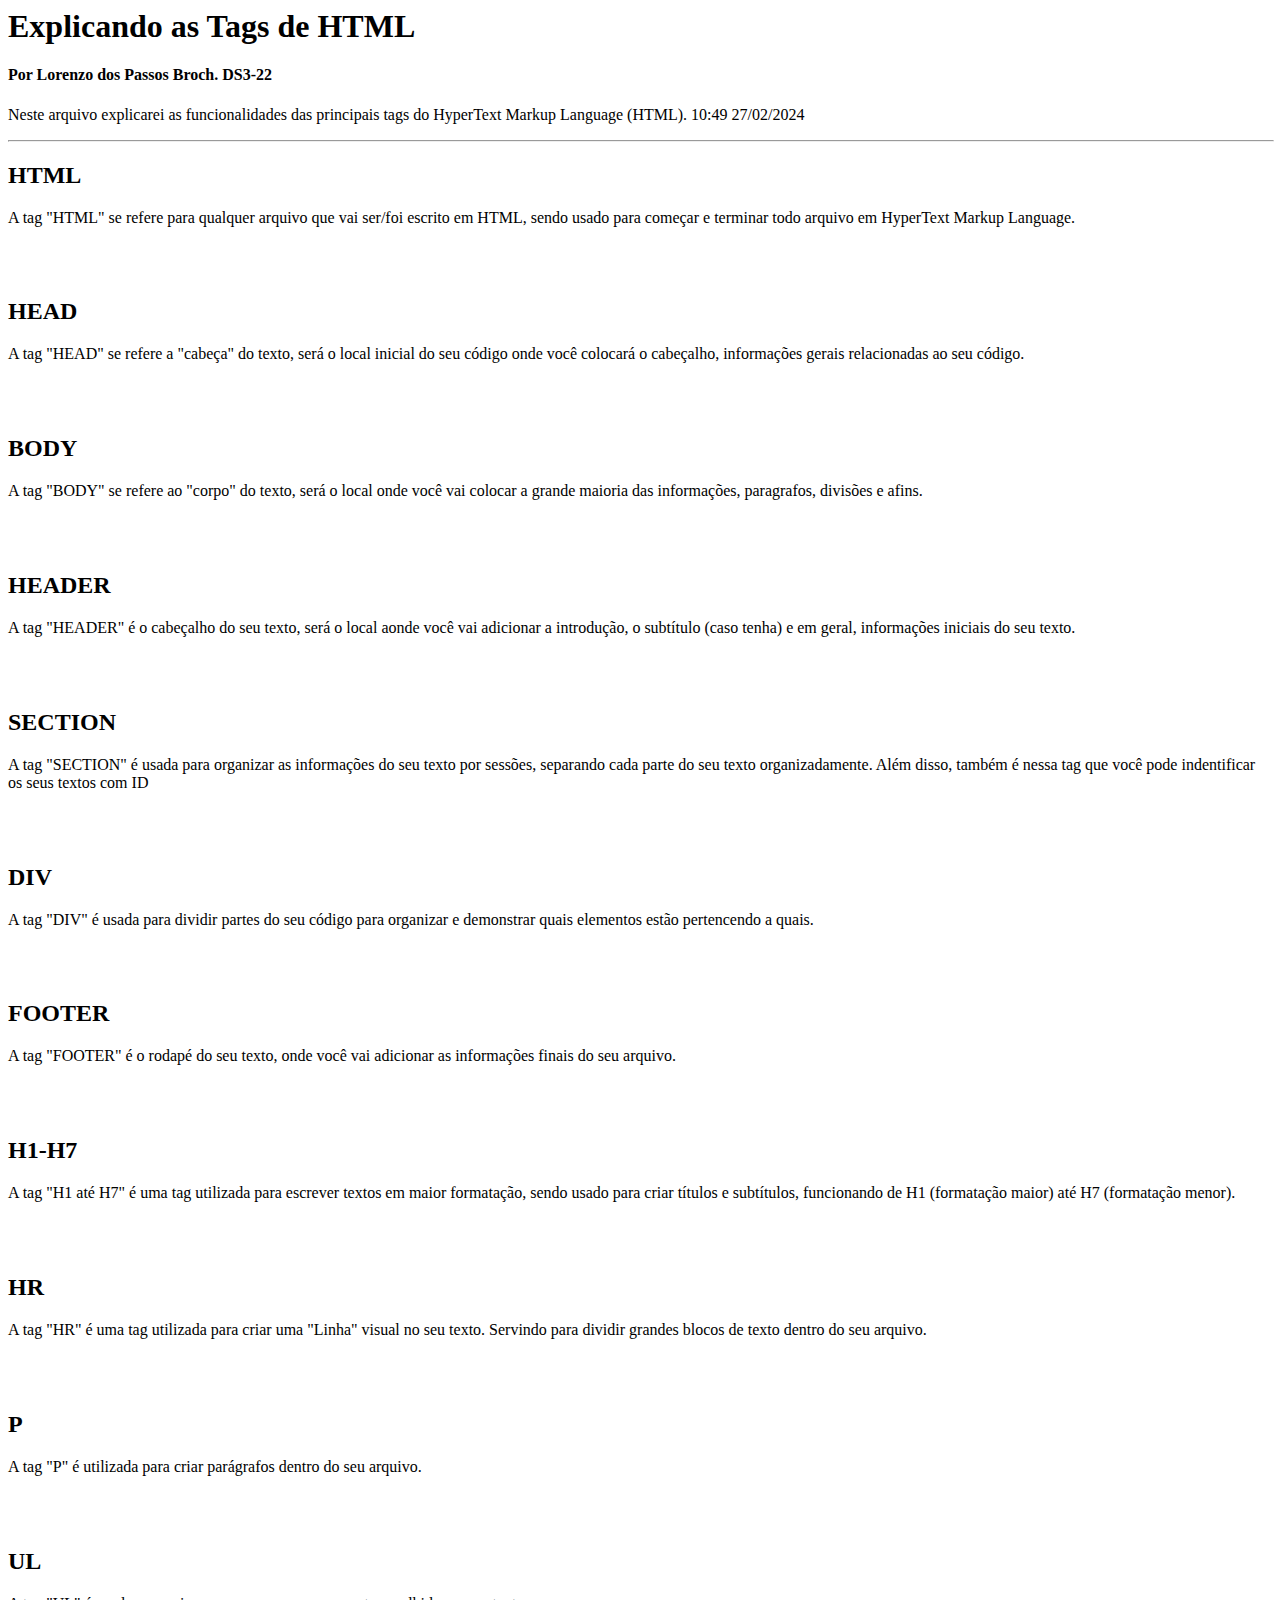
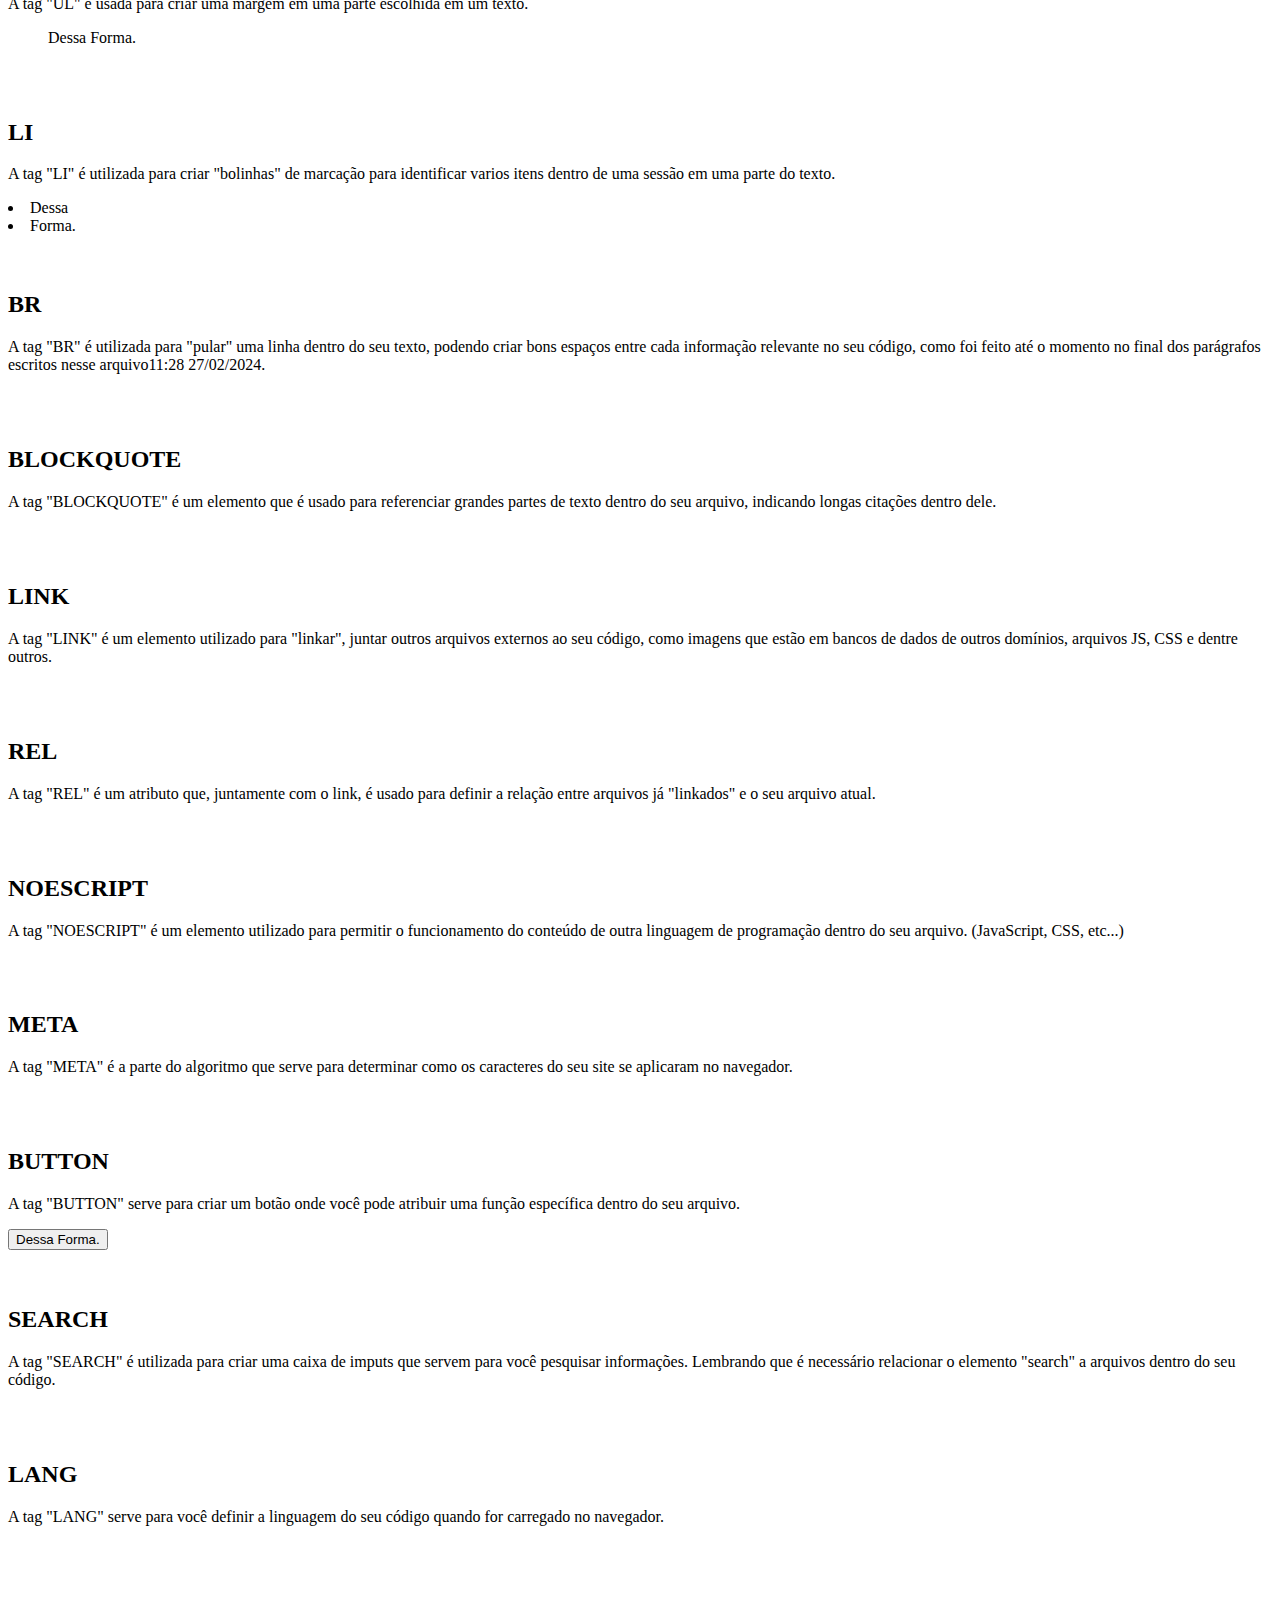
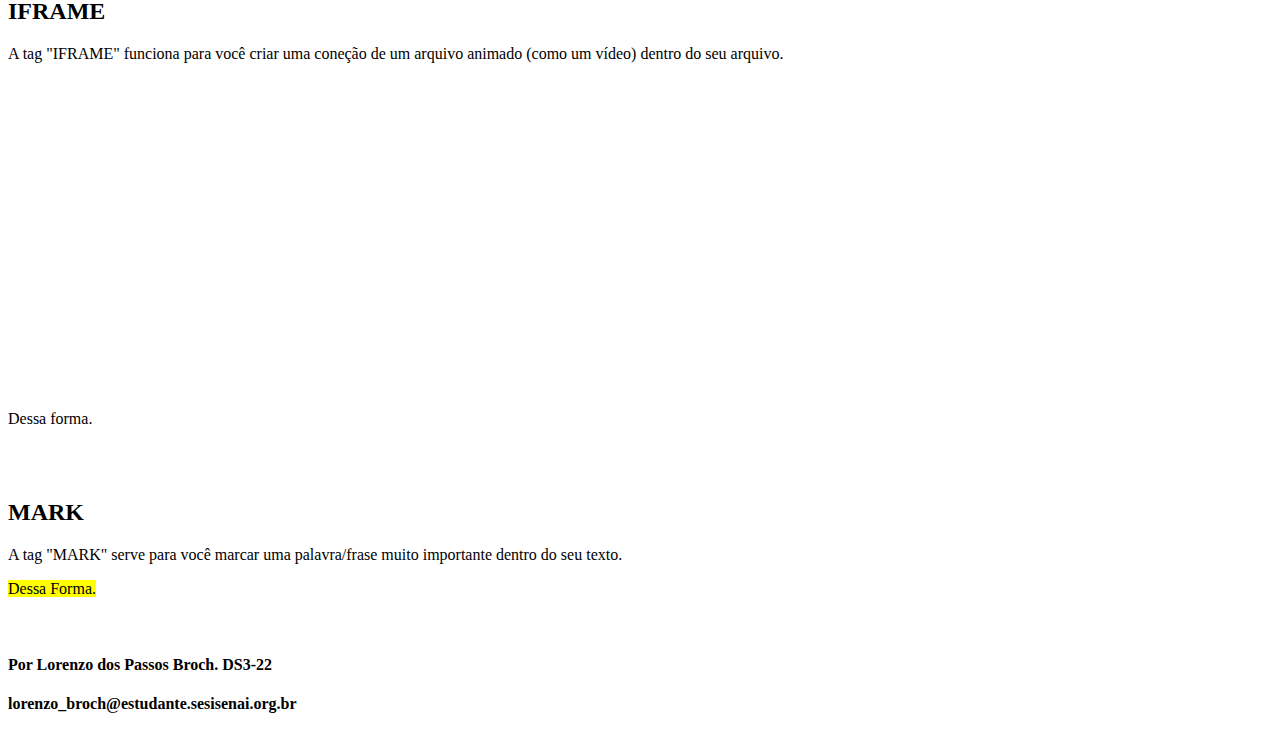
<file: funcionamentos.html>
<html lang="pt-br">
	<head>
		<meta charset="utf-8">
		<title>Funcionamentos HTML</title>
	
		<header>
			<h1>Explicando as Tags de HTML</h1>
			<h4>Por Lorenzo dos Passos Broch. DS3-22</h4>
		</header>
			<p>
			Neste arquivo explicarei as funcionalidades das principais tags do HyperText Markup Language (HTML).
			10:49 27/02/2024
		
			<hr width="100%">
	</head>
	<body>
	
		<section id="tag-html">
			<h2>HTML</h2>
			<div>
				<p>A tag "HTML" se refere para qualquer arquivo que vai ser/foi escrito em HTML, sendo usado para começar e terminar todo arquivo em HyperText Markup Language.</p>	
			</div>
		</section>
		<br>
		</br>
		<section id= "tag-head">
			<h2>HEAD</h2>
			<div>
				<p>A tag "HEAD" se refere a "cabeça" do texto, será o local inicial do seu código onde você colocará o cabeçalho, informações gerais relacionadas ao seu código.</p>	
			</div>
		</section>
		<br>
		</br>
		<section id= "tag-body">
			<h2>BODY</h2>
			<div>
				<p>A tag "BODY" se refere ao "corpo" do texto, será o local onde você vai colocar a grande maioria das informações, paragrafos, divisões e afins.</p>	
			</div>
		</section>
		<br>
		</br>
		<section id="tag-header"> 
			<h2>HEADER</h2>
			<div>
				<p>A tag "HEADER" é o cabeçalho do seu texto, será o local aonde você vai adicionar a introdução, o subtítulo (caso tenha) e em geral, informações iniciais do seu texto.</p>	
			</div>
		</section>
		<br>
		</br>
		<section id="tag-section">
			<h2>SECTION</h2>
			<div>
				<p>A tag "SECTION" é usada para organizar as informações do seu texto por sessões, separando cada parte do seu texto organizadamente. Além disso, também é nessa tag que você pode indentificar os seus textos com ID</p>	
			</div>
		</section>
		<br>
		</br>
		<section id="tag-div">
			<h2>DIV</h2>
			<div>
				<p>A tag "DIV" é usada para dividir partes do seu código para organizar e demonstrar quais elementos estão pertencendo a quais.</p>	
			</div>
		</section>
		<br>
		</br>
		<section id="tag-footer">
			<h2>FOOTER</h2>
			<div>
				<p>A tag "FOOTER" é o rodapé do seu texto, onde você vai adicionar as informações finais do seu arquivo.</p>	
			</div>
		</section>
		<br>
		</br>
		<section id="tag-h1-7">
			<h2>H1-H7</h2>
			<div>
				<p>A tag "H1 até H7" é uma tag utilizada para escrever textos em maior formatação, sendo usado para criar títulos e subtítulos, funcionando de H1 (formatação maior) até H7 (formatação menor).</p>	
			</div>
		</section>
		<br>
		</br>
		<section id="tag-hr">
			<h2>HR</h2>
			<div>
				<p>A tag "HR" é uma tag utilizada para criar uma "Linha" visual no seu texto. Servindo para dividir grandes blocos de texto dentro do seu arquivo.</p>	
			</div>
		</section>
		<br>
		</br>
			<section id="tag-p">
		<section id="tag-p">
			<h2>P</h2>
			<div>
				<p>A tag "P" é utilizada para criar parágrafos dentro do seu arquivo.</p>	
			</div>
		</section>
		<br>
		</br>
		<section id="tag-ul">
			<h2>UL</h2>
			<div>
				<p>A tag "UL" é usada para criar uma margem em uma parte escolhida em um texto.
				<ul> 
				Dessa
				Forma.
				</ul> 
				</p>	
			</div>
		</section>
		<br>
		</br>
			<section id="tag-p11:19 27/02/2024">
		<section id="tag-li">
			<h2>LI</h2>
			<div>
				<p>A tag "LI" é utilizada para criar "bolinhas" de marcação para identificar varios itens dentro de uma sessão em uma parte do texto.</p>	
			</div>
			<div>
			<li> Dessa </li>
			<li> Forma. </li>
			</div>
		</section>
		<br>
		</br>
		<section id="tag-br">
			<h2>BR</h2>
			<div>
				<p>A tag "BR" é utilizada para "pular" uma linha dentro do seu texto, podendo criar bons espaços entre cada informação relevante no seu código, como foi feito até o momento no final dos parágrafos escritos nesse arquivo11:28 27/02/2024.</p>	
			</div>
		</section>
		<br>
		</br>
		<section id="tag-blockquote">
			<h2>BLOCKQUOTE</h2>
			<div>
				<p>A tag "BLOCKQUOTE" é um elemento que é usado para referenciar grandes partes de texto dentro do seu arquivo, indicando longas citações dentro dele.</p>	
			</div>
		</section>
		<br>
		</br>
		<section id="tag-link">
			<h2>LINK</h2>
			<div>
				<p>A tag "LINK" é um elemento utilizado para "linkar", juntar outros arquivos externos ao seu código, como imagens que estão em bancos de dados de outros domínios, arquivos JS, CSS e dentre outros.</p>	
			</div>
		</section>
		<br>
		</br>
		<section id="tag-rel">
			<h2>REL</h2>
			<div>
				<p>A tag "REL" é um atributo que, juntamente com o link, é usado para definir a relação entre arquivos já "linkados" e o seu arquivo atual.</p>	
			</div>
		</section>
		<br>
		</br>
		<section id="tag-noscript">
			<h2>NOESCRIPT</h2>
			<div>
				<p>A tag "NOESCRIPT" é um elemento utilizado para permitir o funcionamento do conteúdo de outra linguagem de programação dentro do seu arquivo. (JavaScript, CSS, etc...)</p>	
			</div>
		</section>
		<br>
		</br>
		<section id="tag-meta">
			<h2>META</h2>
			<div>
				<p>A tag "META" é a parte do algoritmo que serve para determinar como os caracteres do seu site se aplicaram no navegador.</p>	
			</div>
		</section>
		<br>
		</br>
		<section id="tag-button">
			<h2>BUTTON</h2>
			<div>
				<p>A tag "BUTTON" serve para criar um botão onde você pode atribuir uma função específica dentro do seu arquivo.</p>	
			</div>
			<div>
			<button> Dessa Forma. </button>
			</div>
		</section>
		<br>
		</br>
		<section id="tag-search">
			<h2>SEARCH</h2>
			<div>
				<p>A tag "SEARCH" é utilizada para criar uma caixa de imputs que servem para você pesquisar informações. Lembrando que é necessário relacionar o elemento "search" a arquivos dentro do seu código.</p>	
		</section>
		<br>
		</br>
		<section id="tag-lang">
			<h2>LANG</h2>
			<div>
				<p>A tag "LANG" serve para você definir a linguagem do seu código quando for carregado no navegador.</p>	
			</div>
		</section>
		<br>
		</br>

		<section id="tag-iframe">
			<h2>IFRAME</h2>
			<div>
				<p>A tag "IFRAME" funciona para você criar uma coneção de um arquivo animado (como um vídeo) dentro do seu arquivo.</p>	
			</div>
			<div>
			<iframe width="560" height="315" src="https://www.youtube.com/embed/BUDxGvPRafQ?si=OEws6bYl7wgDnATq" title="YouTube video player" frameborder="0" allow="accelerometer; autoplay; clipboard-write; encrypted-media; gyroscope; picture-in-picture; web-share" allowfullscreen></iframe>
			<p>Dessa forma.</p>
			</div>
		</section>
		<br>
		</br>
		<section id="tag-MARK">
			<h2>MARK</h2>
			<div>
				<p>A tag "MARK" serve para você marcar uma palavra/frase muito importante dentro do seu texto.</p>	
			</div>
			<div>
			<mark> Dessa Forma. </mark>
			</div>
		</section>
		<br>
		</br>
	</body>
	
	<footer>
	<h4>Por Lorenzo dos Passos Broch. DS3-22</h4>
	<h4>lorenzo_broch@estudante.sesisenai.org.br</h4>
	</footer>
</html>
</file>
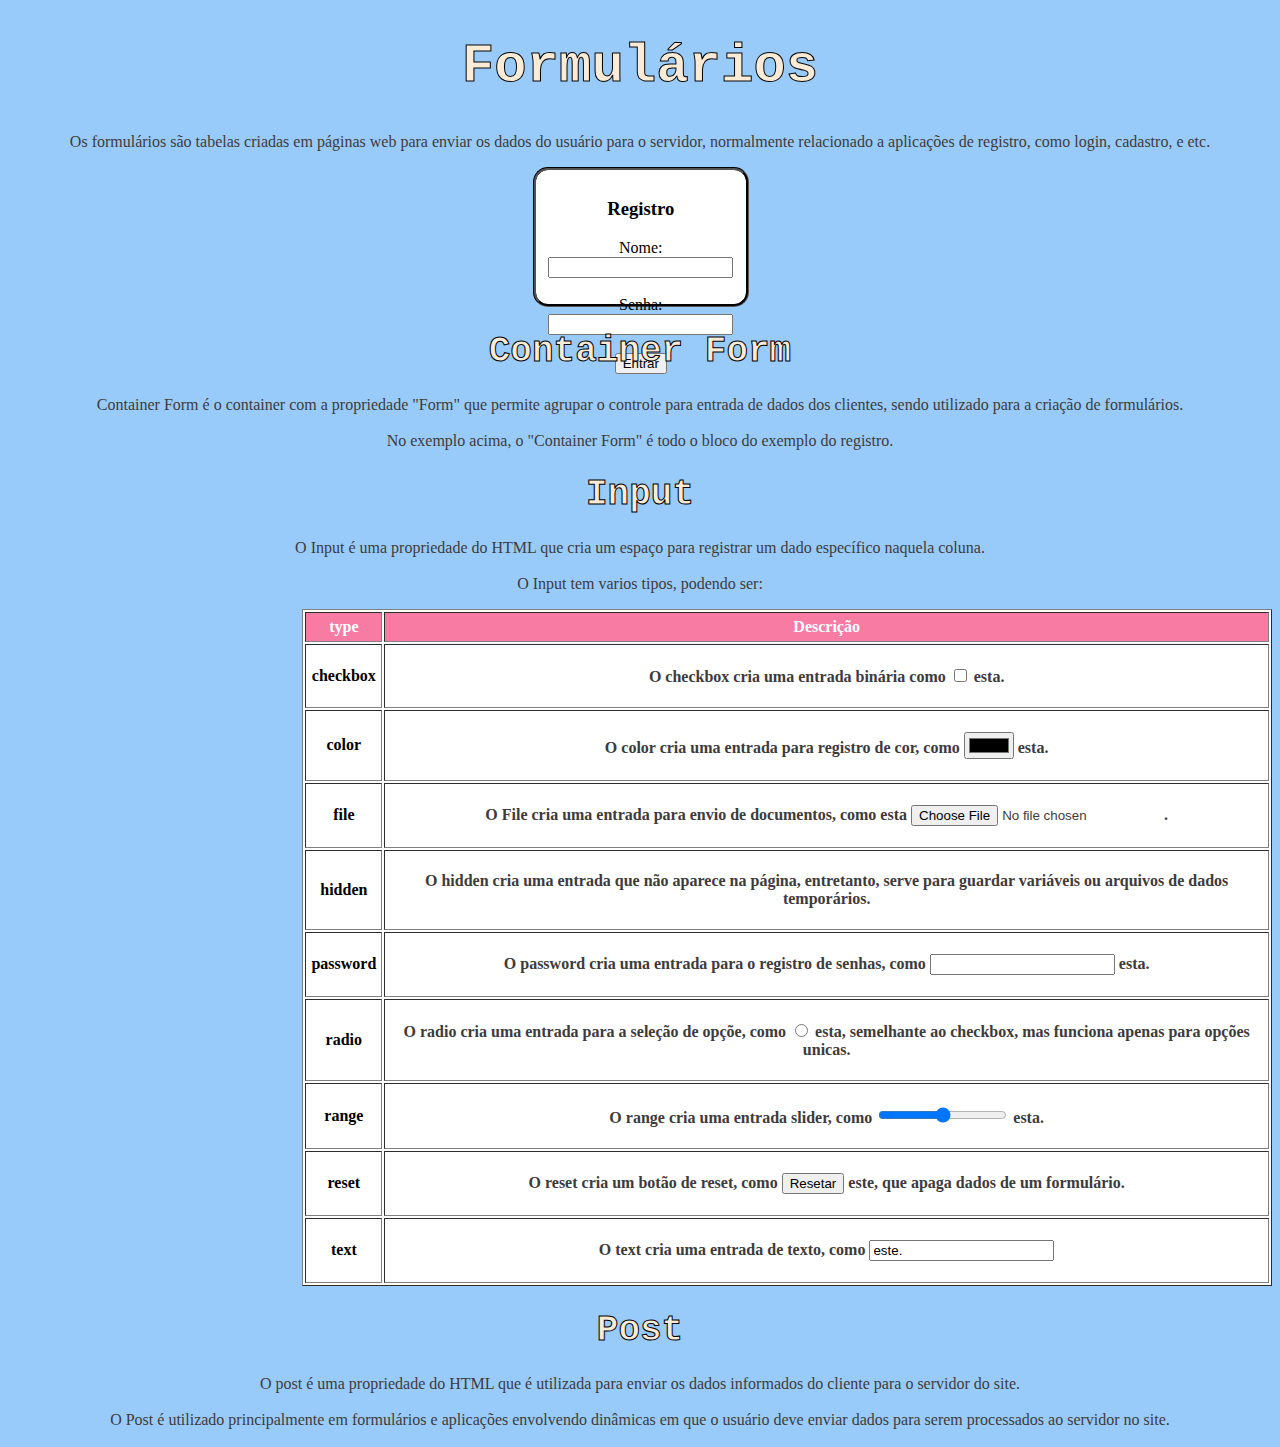
<file: ATV10/estrutura/formularios.html>
<!DOCTYPE html>
<html lang="en">

<head>
    <meta charset="UTF-8">
    <meta name="viewport" content="width=device-width, initial-scale=1.0">
    <title>Formularios</title>
</head>

<body>
    <style>
        body {
            background-color: rgb(153, 203, 250);
        }

        #Formularios {
            align-items: center;
            text-align: center;
        }

        #Textos {
            align-items: center;
            text-align: center;
        }

        #Titulos1 {
            color: antiquewhite;
            font-size: 4vmin;
            font-family: monospace;
            -webkit-text-stroke: 1px black;
        }

        #FormulariosTitulo {
            color: antiquewhite;
            font-size: 6vmin;
            font-family: monospace;
            -webkit-text-stroke: 1px black;
        }

        form {
            height: 9vmax;
            border-color: black;
            background-color: white;
            padding: 1vmin;
            width: 15vmax;
            margin-left: 41vmax;
            border-radius: 15px;
            border-style: groove;
        }

        #Table {
            background-color: rgb(248, 123, 164);
            color: white;
        }

        table {
            position:relative;
            margin-left:23vmax;
            background-color:rgb(255, 255, 255);
            th {
                padding:5px;
            }
        }

        p {
            color:rgb(61, 59, 59);
        }

    </style>

    <section id="Formularios">
        <h1 id="FormulariosTitulo">Formulários</h1>
        <p>Os formulários são tabelas criadas em páginas web para enviar os dados do usuário para o servidor,
            normalmente relacionado a aplicações de registro, como login, cadastro, e etc.</p>
        <div id="Formulario">
            <form action>
                <h3>Registro</h3>
                <div>
                    <label for="nome">Nome:</label>
                    <input type="text"/>
                </div>
                <br>
                <div>
                    <label for="Senha">Senha:</label>
                    <input type="text"/>
                </div>
                <br>
                <div>
                    <input type="button" value="Entrar">
                </div>
            </form>
        </div>
    </section>
    <section id="Textos">
        <h1 id="Titulos1">Container Form</h1>
        <p>
            Container Form é o container com a propriedade "Form" que permite agrupar o controle para entrada de dados
            dos clientes, sendo utilizado para a criação de formulários.
            <br><br>
            No exemplo acima, o "Container Form" é todo o bloco do exemplo do registro.
        </p>
    </section>
    <section id="Textos">
        <h1 id="Titulos1">Input</h1>
        <p>
            O Input é uma propriedade do HTML que cria um espaço para registrar um dado específico naquela coluna.
            <br><br>
            O Input tem varios tipos, podendo ser:
        </p>
        <table border="1">
            <tr id="Table">
                <th id="type">type</th>
                <th id="Descricao">Descrição</th>
            </tr>
            <tr>
                <th>checkbox</th>
                <th>
                    <p>O checkbox cria uma entrada binária como <input type="checkbox"> esta.</p>
                </th>
            </tr>
            <tr>
                <th>color</th>
                <th>
                    <p>O color cria uma entrada para registro de cor, como <input type="color"> esta.</p>
                </th>
            </tr>
            <tr>
                <th>file</th>
                <th>
                    <p>O File cria uma entrada para envio de documentos, como esta <input type="file">.</p>
                </th>
            </tr>
            <tr>
                <th>hidden</th>
                <th>
                    <p>O hidden cria uma entrada que não aparece na página, entretanto, serve para guardar variáveis ou arquivos de dados temporários.</p>
                </th>
            </tr>
            <tr>
                <th>password</th>
                <th>
                    <p>O password cria uma entrada para o registro de senhas, como <input type="password"> esta.</p>
                </th>
            </tr>
            <tr>
                <th>radio</th>
                <th>
                    <p>O radio cria uma entrada para a seleção de opçõe, como <input type="radio"> esta, semelhante ao checkbox, mas funciona apenas para opções unicas.</p>
                </th>
            </tr>
            <tr>
                <th>range</th>
                <th>
                    <p>O range cria uma entrada slider, como <input type="range"> esta.</p>
                </th>
            </tr>
            <tr>
                <th>reset</th>
                <th>
                    <p>O reset cria um botão de reset, como <input type="reset" value="Resetar"> este, que apaga dados de um formulário.</p>
                </th>
            </tr>
            <tr>
                <th>text</th>
                <th>
                    <p>O text cria uma entrada de texto, como <input type="text" value="este."></p>
                </th>
            </tr>
        </table>
    </section>
    <section id="Textos">
        <h1 id="Titulos1">Post</h1>
        <p>
            O post é uma propriedade do HTML que é utilizada para enviar os dados informados do cliente para o servidor do site.
            <br><br>
            O Post é utilizado principalmente em formulários e aplicações envolvendo dinâmicas em que o usuário deve enviar dados para serem processados ao servidor no site.
        </p>
    </section>
</body>

</html>
</file>
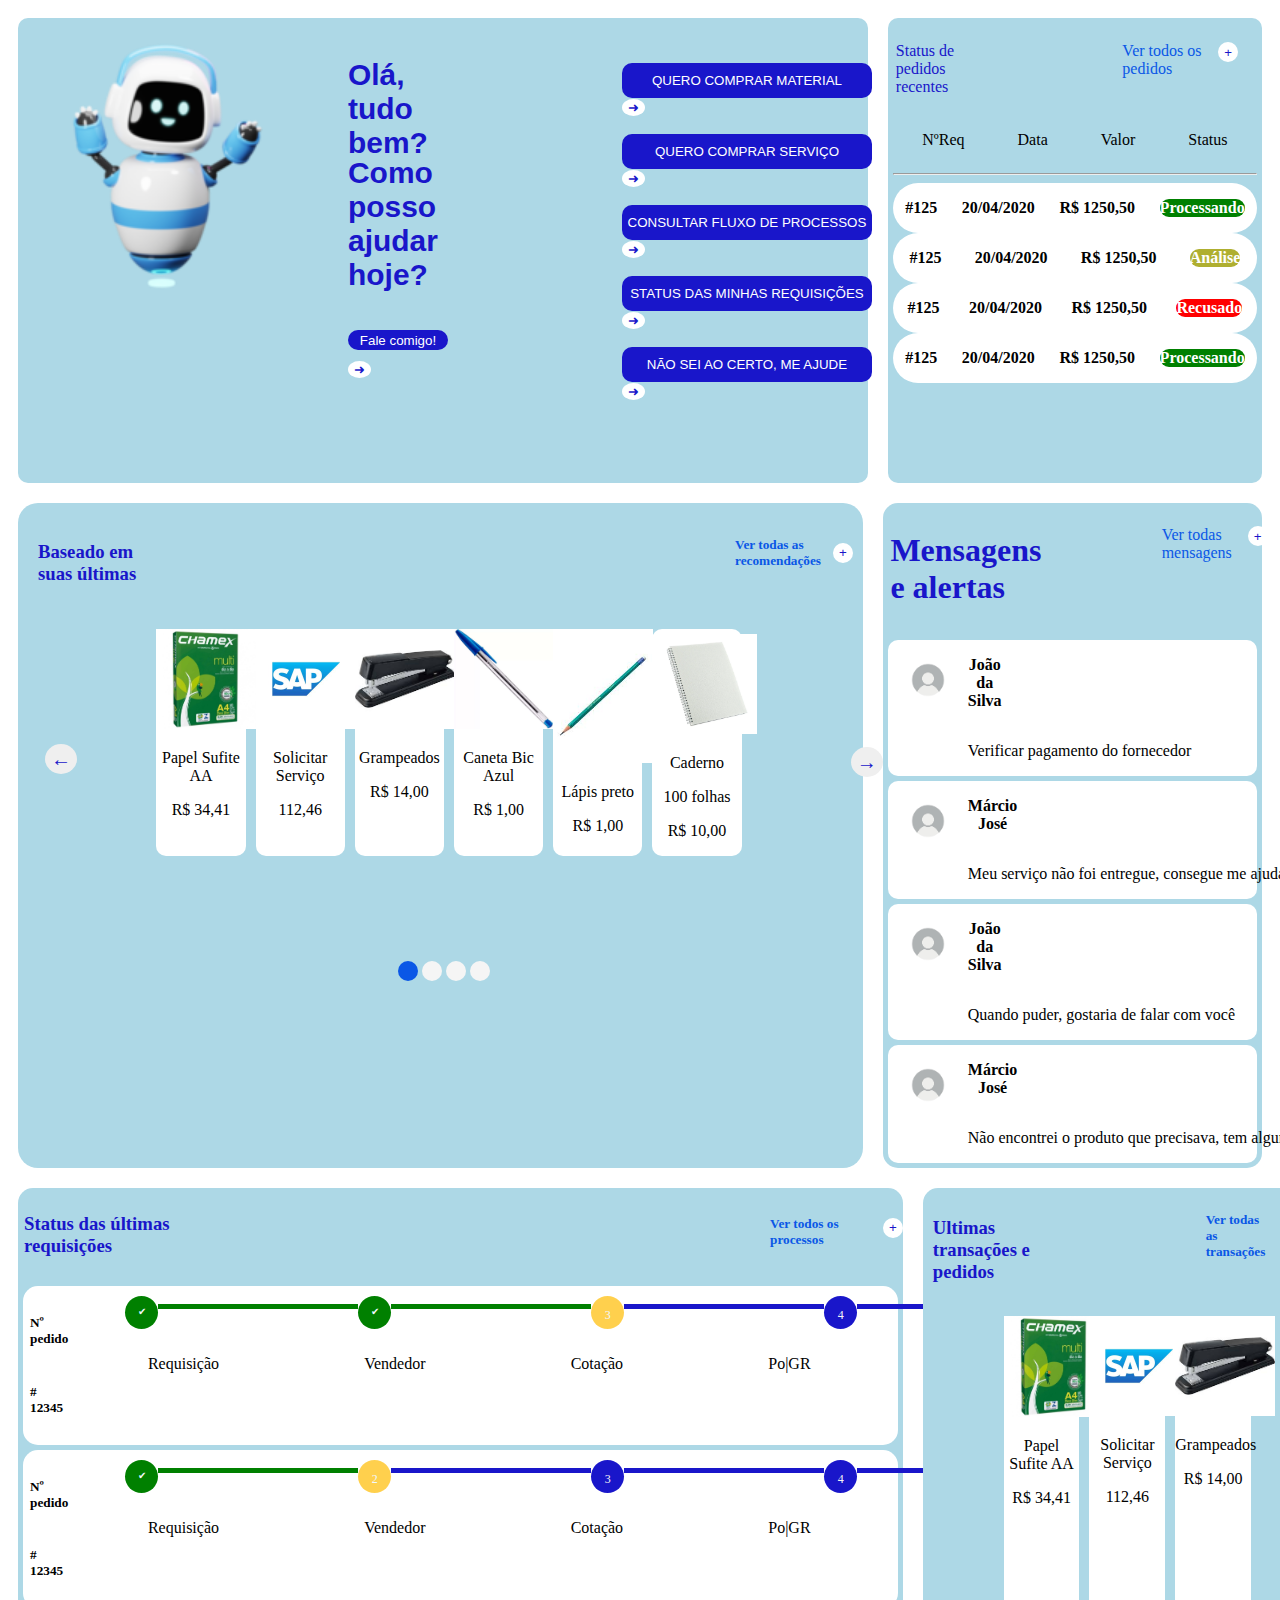
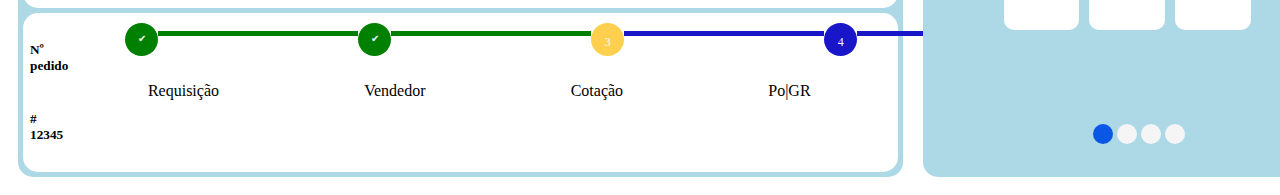
<file: ATV8/estrutura/tela2/tela2.html>
<!DOCTYPE html>
<html lang="pt-BR">
<head>
    <meta charset="UTF-8">
    <meta name="viewport" content="width=device-width, initial-scale=1.0">
    <link rel="stylesheet" href="../../visual/geral/style.css">
    <title>Tela 2</title>
</head>
<body>
    <section id="Primeira">
        <section id="Robo">
            <div> 
                <img src="../../visual/imagens/tela1robo.png" height="300">
            </div>
            <div class="Texto1">
                <h3 id="Ola">Olá, tudo bem?</h3>
                <br>
                <h3>Como posso <br>ajudar hoje?</br></h3>
                <div id="botao-e-seta-index">
                        <button class="seta">Fale comigo!</button>
                        <button class="seta-index">➜</button>
                </div>
            </div>
            <div class="Botoes">
            <div>
                <button class="botao-index">QUERO COMPRAR MATERIAL</button>
                <button class="seta-index">➜</button>
            </div>
            <br>
            <div class="botao-e-seta-index">
                <button class="botao-index">QUERO COMPRAR SERVIÇO</button>
                <button class="seta-index">➜</button>
            </div>
            <br>
            <div class="botao-e-seta-index">
                <button class="botao-index">CONSULTAR FLUXO DE PROCESSOS</button>
                <button class="seta-index">➜</button>
            </div>
            <br>
            <div class="botao-e-seta-index">
                <button class="botao-index">STATUS DAS MINHAS REQUISIÇÕES</button>
                <button class="seta-index">➜</button>
            </div>
            <br>
            <div class="botao-e-seta-index">
                <button class="botao-index">NÃO SEI AO CERTO, ME AJUDE</button>
                <button class="seta-index">➜</button>
            </div>
            </div>
        </section>

        <section class="Pedidos">
            <section>
                <div class="status">
                    <p>Status de pedidos recentes</p>
                    <p id="VerT">Ver todos os pedidos</p>
                    <button class="BotaoMenorIndex">+</button>
                </div>
                <div class="dados">
                    <p>NºReq</p>
                    <p>Data</p>
                    <p>Valor</p>
                    <p>Status</p>
                </div>
            </section>
            <hr>
            <section class="datas">
                <div class="d">
                  <p>#125</p>
                  <p>20/04/2020</p>
                  <p>R$ 1250,50</p>
                  <div>
                    <p id="Processando">Processando</p>
                  </div>
                </div>

                <div class="d">
                    <p>#125</p>
                    <p>20/04/2020</p>
                    <p>R$ 1250,50</p>
                    <div>
                      <p id="Análise">Análise</p>
                    </div>    
                </div>

                <div class="d" >
                    <p>#125</p>
                    <p>20/04/2020</p>
                    <p>R$ 1250,50</p>
                    <div>
                      <p id="Recusado">Recusado</p>
                    </div>
                </div>
                <div class="d">
                    <p>#125</p>
                    <p>20/04/2020</p>
                    <p>R$ 1250,50</p>
                    <div>
                      <p id="Processando">Processando</p>
                    </div>
                </div>
            </section>
        </section>
    </section>

    <section id="Segunda">
        <section class="uCompras">
            <header>
                <h3 id="BaseadoUltimas">Baseado em suas últimas </h3>
                <h5 id="rec">Ver todas as recomendações</h5>
                <button class="BotaoMenorIndex2">+</button>
            </header>

            <section id="ultimas">
                <button class="BotaoMenorUltimas1">←</button>
                <div id="Produtos">
                    <img src="../../visual/imagens/papel.png" width="100px" alt="">
                    <p>Papel Sufite AA</p>
                    <p>R$ 34,41</p>
                </div>
                <div id="Produtos">
                    <img src="../../visual/imagens/sap.png" width="100px" alt="">
                    <p>Solicitar Serviço</p>
                    <p>112,46</p>
                </div>
                <div id="Produtos">
                    <img src="../../visual/imagens/grampeador.png" width="100px" alt="">
                    <p>Grampeados</p>
                    <p>R$ 14,00</p>
                </div>
                <div id="Produtos">
                    <img src="../../visual/imagens/caneta.png" width="100px" alt="">
                    <p>Caneta Bic Azul</p>
                    <p>R$ 1,00</p>                    
                </div> 
                <div id="Produtos">
                    <img src="../../visual/imagens/lapis.png" width="100px" alt="">
                    <p>Lápis preto</p>
                    <p>R$ 1,00</p>
                </div>
                <div id="Produtos">
                <div id="Caderno">
                    <img src="../../visual/imagens/caderno.png" width="100px" alt="">
                    <p>Caderno </p>
                    <p>100 folhas</p>
                    <p>R$ 10,00</p>
                </div>
                </div>
                <button class="BotaoMenorUltimas2">→</button>
            </section>
            <span class="opcoes1"></span>
            <span class="opcoes"></span>
            <span class="opcoes"></span>
            <span class="opcoes"></span>
        </section>

        <section class="Mensagens">
            <div id="TitulosMensagens">
                <h1 id="AlertasEM">Mensagens e alertas</h1>
                <p id="Vertodas">Ver todas mensagens</p>  
                <button class="BotaoMenorIndex">+</button>
            </div> 
            <div id="ClientesMensagens"></div>
                <div class="Mensagem1234">
                    <div id="clienteFoto">
                    <img  src="../../visual/imagens/clienteFoto.png" height="50px">
                    </div>
                    <div>
                        <div class="ABR">
                            <p><strong>João da Silva</strong></p>
                            <div id="DataABR">    
                                <p>Abr 5</p>
                            </div>
                        </div>    
                        <p>Verificar pagamento do fornecedor</p>
                    </div>
                </div>
                <div class="Mensagem1234">
                    <div id="clienteFoto">
                    <img  src="../../visual/imagens/clienteFoto.png" height="50px">
                    </div>
                    <div>
                        <div class="ABR">
                            <p><strong>Márcio José</strong></p>
                            <div id="DataABR">    
                                <p>Abr 5</p>
                            </div>
                        </div>    
                            <p>Meu serviço não foi entregue, consegue me ajudar?</p>
                    </div>
                </div>
                <div class="Mensagem1234">
                    <div id="clienteFoto">
                    <img  src="../../visual/imagens/clienteFoto.png" height="50px">
                    </div>
                    <div>
                        <div class="ABR">
                            <p><strong>João da Silva</strong></p>
                            <div id="DataABR">    
                                <p>Abr 5</p>
                            </div>
                        </div>    
                            <p>Quando puder, gostaria de falar com você</p>
                     </div>
                </div>     
                <div class="Mensagem1234">
                    <div id="clienteFoto">
                    <img  src="../../visual/imagens/clienteFoto.png" height="50px">
                    </div>
                    <div>
                        <div class="ABR">
                            <p><strong>Márcio José</strong></p>
                            <div id="DataABR">    
                                <p>Abr 5</p>
                            </div>
                        </div>
                        <p>Não encontrei o produto que precisava, tem alguma dica?</p>
                    </div>
                </div>

            
        </section>
    </section>
    

    <section id="Terceira">
        <section class="Status">
            <header>
                <h3 id="StatusTitulo">Status das últimas requisições</h3>
                <h5 id="StatusVer">Ver todos os processos</h5>
                <button class="BotaoMenorIndex2">+</button>
            </header>
            <section class="Atributos">
                <div class="ColunaHR">
                    <div>
                        <h5 id="NumerosP">Nº pedido</h4>
                        <h5 id="NumerosP"># 12345</h4>
                    </div>
                    <div>
                        <div class="HRHR">
                            <div class="Check">
                                <p>✔</p>  
                            </div> 
                            <hr class="hrRequisicao">
                            <div class="Check">
                                <p>✔</p>
                            </div>
                                <hr class="hrVendedor">
                                <div class="Thema">
                                   <p>3</p>
                                 </div>   
                            <hr class="hrCotacao">
                            <div class="Variacao">
                                <p>4</p>
                            </div>
                            <hr class="poGR">
                            <div class="Variacao">
                                <p>5</p>
                            </div>
                        </div>
                        <div class="linhaHR">
                            <p>Requisição</p>
                            <p>Vendedor</p>
                            <p>Cotação</p>
                            <p>Po|GR</p>
                            <p>Processado</p>
                        </div>
                    </div>
                </div>
                <div class="ColunaHR">
                    <div>
                        <h5 id="NumerosP">Nº pedido</h4>
                        <h5 id="NumerosP"># 12345</h4>
                    </div>
                    <div>
                        <div class="HRHR">
                            <div class="Check">
                                <p>✔</p>  
                            </div>
                            <hr class="hrRequisicao">
                            <div class="Thema">
                                <p>2</p>
                            </div>
                            <hr id="UmHR">
                            <div class="Variacao">
                                <p>3</p>
                            </div>
                            <hr class="hrCotacao">
                            <div class="Variacao">
                                <p>4</p>
                            </div>
                            <hr class="poGR">
                            <div class="Variacao">
                                <p>5</p>
                            </div>
                        </div>
                        <div class="linhaHR">
                            <p>Requisição</p>
                            <p>Vendedor</p>
                            <p>Cotação</p>
                            <p>Po|GR</p>
                            <p>Processado</p>
                        </div>
                    </div>
                </div>
                <div class="ColunaHR">
                    <div>
                        <h5 id="NumerosP">Nº pedido</h4>
                        <h5 id="NumerosP"># 12345</h4>
                    </div>
                    <div>
                        <div class="HRHR">
                            <div class="Check">
                                <p>✔</p>  
                            </div>
                            <hr class="hrRequisicao">
                            <div class="Check">
                                <p>✔</p>  
                            </div>
                            <hr class="hrVendedor">
                            <div class="Thema">
                                <p>3</p>
                            </div>
                            <hr class="hrCotacao">
                            <div class="Variacao">
                                <p>4</p>
                            </div>
                            <hr class="poGR">
                            <div class="Variacao">
                                <p>5</p>
                            </div>
                        </div>
                        <div class="linhaHR">
                            <p>Requisição</p>
                            <p>Vendedor</p>
                            <p>Cotação</p>
                            <p>Po|GR</p>
                            <p>Processado</p>
                        </div>
                    </div>
                </div>
            </section>
        </section>
        <section class="Transacoes">
            <header>
                <h3 id="BaseadoUltimas">Ultimas transações e pedidos </h3>
                <h5 id="rec">Ver todas as transações</h5>
                <button class="BotaoMenorIndex2">+</button>
            </header>
            <section id="tran">
                <div>
                    <img src="../../visual/imagens/papel.png" width="100px" alt="">
                    <p>Papel Sufite AA</p>
                    <p>R$ 34,41</p>
                </div>
                <div>
                    <img src="../../visual/imagens/sap.png" width="100px" alt="">
                    <p>Solicitar Serviço</p>
                    <p>112,46</p>
                </div>
                <div>
                    <img src="../../visual/imagens/grampeador.png" width="100px" alt="">
                    <p>Grampeados</p>
                    <p>R$ 14,00</p>
                </div>
        </section>
        <span class="opcoes1"></span>
        <span class="opcoes"></span>
        <span class="opcoes"></span>
        <span class="opcoes"></span>
    </section>
</body>
</html>
</file>
<file: ATV8/visual/geral/style.css>
h4{
    color: white;
    background-color: #1916ca;
    width: fit-content;
    border-radius: 10cm;
}
#Robo {
    display: flex;
    margin: 10px;
    background-color: lightblue;
    width: 70%;
    border-radius: 10px;
}
.Pedidos{
    background-color: lightblue;
    justify-content: space-around;
    width: 30%;
    border-radius: 10px;
    margin: 10px;
    padding: 5px;
}
.Texto1 {
    font-family: 'Lucida Sans', 'Lucida Sans Regular', 'Lucida Grande', 'Lucida Sans Unicode', Geneva, Verdana, sans-serif;
    font-size: 160%;
    margin-left: 20px;
    padding: 10px;
    color: #1916ca;
    img{
        width: 30px;
        height: auto;
    }
}

#Ola {
    height: 2%;
}   
 

#Primeira { 
    display: flex;
}

.Botoes {
    margin-left: 14%;
    padding: 45px;
    justify-content: space-around;
}

.botao-index {
    background-color: #1916ca;
    color: white;
    border-radius: 10px;
    padding: 1%;
    width: 250px;
    height: 35px;
    border: 0;
    font-size: 230;
    justify-content: space-around;
}

.seta-index {
    border: 0;
    border-radius: 100%;
    color: #1916ca;
    background-color: white;
}

#Processando{
    color: white;
    background-color: green;
    width: fit-content;
    block-size: auto;
    border-radius: 10cm;    
}
#Análise{
    color: white;
    background-color: rgb(175, 175, 48);
    width: fit-content;
    block-size: auto;
    border-radius: 10cm;    
}
.status,.dados {
    display: flex;
    justify-content: space-around;
    margin: 3px;
}

.status{
    color:#1916ca;
}

#VerT {
    margin-left: 35%;
    color:#0a57e6;
}
.d {
    display: flex;
    justify-content: space-around;
    background-color: white;
    border-radius: 50px;
    font-weight: bold;
}
#Recusado{
    color: white;
    background-color:red;
    width: fit-content;
    block-size: auto;
    border-radius: 50px;
}

.seta {
    background-color: #1916ca;
    color: white;
    border-radius: 10px;
    padding: 1%;
    width: 100px;
    height: 20px;
    border: 0;
    font-size: 230;
    justify-content: space-around;
    
}
#Segunda {
    display: flex;
}
.uCompras {
    background-color: lightblue;
    width: 70%;
    margin: 10px;
}
.Mensagens {
    background-color: lightblue;
    width: 30%;
    margin: 10px;
    border-radius: 15px;
}
#Terceira {
    display: flex;
}
.Status {
    border-radius: 15px;
    background-color: lightblue;
    width: 70%;
    margin: 10px;
    header {
        display: flex;
        h5 {
            margin-left: 70%;
        }
    }
}
.Transacoes {
    background-color: lightblue;
    width: 30%;
    margin: 10px;
    border-radius: 15px;
    header {
        display: flex;
        h5 {
            margin-left: 30%;
        }
    }
}
.uCompras {
    border-radius: 20px;
    header {
        margin: 10px;
        display: flex;
        color: rgb(0, 0, 255)
    }
    h5 {
        margin-left: 70%;
    }
    
}

#ultimas {
    display:flex;
    margin: center;
    text-align: center;
    margin-left: 12%;
    div {
        background-color: white;
        border-radius: 10px;
        margin: 5px
    }
}

.imgs {
    max-width: 100px;
}

#TitulosMensagem {
    display:flex;
    justify-content: space-around;
}

#VerTM {
    margin-right: 50%;  
    color:#0a57e6
}
#Caderno {
    margin-right: 4px;
}
#TitulosMensagens {
    padding: 2%;
    display: flex;
    
}
#Vertodas {
    margin-left: 33%;
    color:#0a57e6
}

#Produtos {
    width: 12%;
}

.BotaoMenorIndex {
    height: 20px;
    border: 0;
    border-radius: 100%;
    color: #1916ca;
    background-color: white;
    margin: 16px;
}

.BotaoMenorIndex2 {
    height: 20px;
    border: 0;
    border-radius: 100%;
    color: #1916ca;
    background-color: white;
    margin-top: 30px;
    left: 50px;
}

.BotaoMenorUltimas1 {
    height: 30px;
    border: 0;
    border-radius: 100%;
    color: #1916ca;
    position: relative;
    top: 120px;
    right: 10%;
    font-size: 20px;
}

.BotaoMenorUltimas2 {
    height: 30px;
    border: 0;
    border-radius: 100%;
    color: #1916ca;
    position: relative;
    top: 123px;
    left: 14%;
    font-size: 20px;
}

.opcoes {
    height: 20px;
    width: 20px;
    background-color: whitesmoke;
    border-radius: 50%;
    display: inline-block;
    position: relative;
    left: 45%;
    top: 15%;
  }

  .opcoes1 {
    height: 20px;
    width: 20px;
    background-color: #0a57e6;
    border-radius: 50%;
    display: inline-block;
    position: relative;
    left: 45%;
    top: 15%;
  } 

#clienteFoto {
    padding: 10px;
    margin: 5px;
}

.Mensagem1234{
    display: flex;
    background-color: white;
    margin: 5px;
    border-radius: 10px;
}

.ABR {
    display:flex;
    text-align: center;
}

#DataABR {
    margin-left: 300px;
}

#BaseadoUltimas {
    color:#1916ca;
    padding: 10px;
    width: 300px;
}

#rec {
    padding: 2px;
    color:#0a57e6;
    margin-right: 10px;
    
}

#AlertasEM {
    color:#1916ca;
}

#NumerosP { 
    padding: 7px;
}

#StatusTitulo {
    padding: 6px;
    color:#1916ca;
}

#StatusVer {
    margin-left: 60%;
    padding: 6px;
    color:#0a57e6;
}

.linhaHR {
    display: flex;
    justify-content: space-around;
}
.ColunaHR{
    display: flex;
    background-color: white;
    margin: 5px;
    border-radius: 15px;
}
.HRHR {
    display: flex;
    justify-content: space-between;
    margin-left: 40px;
    padding: 10px;
    hr {
        width: 200px;
        
    }
}

.Check {
    color: aliceblue;
    border-radius: 50%;
    background-color:green;
    width: 33px;
    height: 33px;
    text-align: center;
    font-size: 10px;
}

.Thema {
    color: aliceblue;
    border-radius: 50%;
    background-color:rgba(255, 187, 0, 0.699);
    width: 33px;
    height: 33px;
    text-align: center;
    font-size: 12px;
}

.Variacao {
    border: 100px;
    color: whitesmoke;
    border-radius: 50%;
    background-color:#1916ca;
    width: 33px;
    height: 33px;
    text-align: center;
    font-size: 12px;
    border-color: #1916ca;

    }

#UmHR {
    height: 5px;
    background-color: #1916ca;
    border: none;
}

.hrRequisicao, .hrVendedor {
    height: 5px;
    background-color: green;
    border: none;
}
    

.hrRequisicao{ 
    height: 5px;
    background-color: green;
    border: none;

}

.hrCotacao {
    height: 5px;
    background-color: #1916ca;
    border: none;
}
.poGR {
    height: 5px;
    background-color: #1916ca;
    border: none;
}

#tran {
    display:flex;
    margin: center;
    text-align: center;
    margin-left: 20%;
    height: 55%;

    div {
        background-color: white;
        border-radius: 10px;
        margin: 5px;
        width: 25%;
    }
}
</file>
